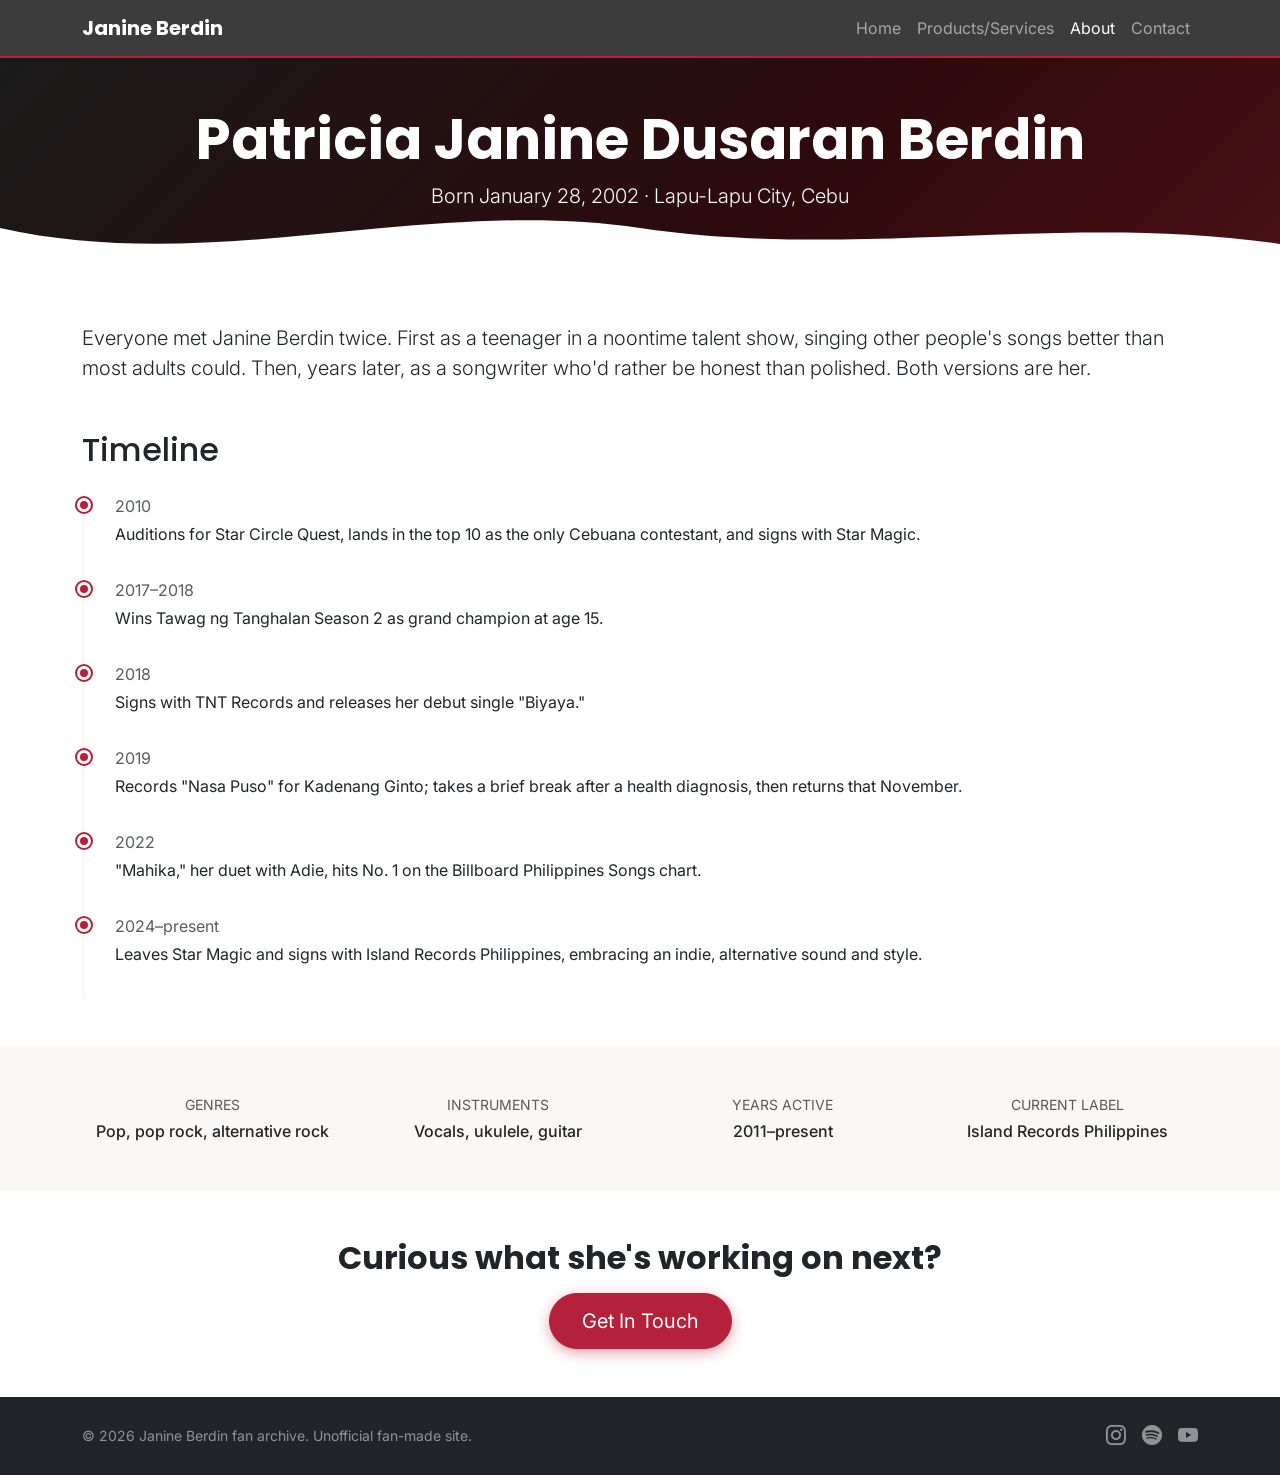
<file: about.html>
﻿<!DOCTYPE html>
<html lang="en">
<head>
    <meta charset="UTF-8">
    <meta name="viewport" content="width=device-width, initial-scale=1.0">
    <title>About - Janine Berdin</title>
    <link rel="preconnect" href="https://fonts.googleapis.com">
    <link href="https://fonts.googleapis.com/css2?family=Poppins:wght@600;700;800&family=Inter:wght@400;500&display=swap" rel="stylesheet">
    <link href="https://cdn.jsdelivr.net/npm/bootstrap@5.3.3/dist/css/bootstrap.min.css" rel="stylesheet">
    <link rel="stylesheet" href="https://cdn.jsdelivr.net/npm/bootstrap-icons@1.11.3/font/bootstrap-icons.css">
    <link href="css/style.css" rel="stylesheet">
</head>
<body>

    <nav class="navbar navbar-expand-lg navbar-dark navbar-blur sticky-top">
        <div class="container">
            <a class="navbar-brand fw-bold" href="index.html">Janine Berdin</a>
            <button class="navbar-toggler" type="button" data-bs-toggle="collapse" data-bs-target="#navMenu">
                <span class="navbar-toggler-icon"></span>
            </button>
            <div class="collapse navbar-collapse" id="navMenu">
                <ul class="navbar-nav ms-auto">
                    <li class="nav-item"><a class="nav-link" href="index.html">Home</a></li>
                    <li class="nav-item"><a class="nav-link" href="services.html">Products/Services</a></li>
                    <li class="nav-item"><a class="nav-link" href="about.html">About</a></li>
                    <li class="nav-item"><a class="nav-link" href="contact.html">Contact</a></li>
                </ul>
            </div>
        </div>
    </nav>

    <div class="hero-gradient text-white text-center py-5">
        <div class="container">
            <h1 class="display-4 fw-bold">Patricia Janine Dusaran Berdin</h1>
            <p class="lead">Born January 28, 2002 &middot; Lapu-Lapu City, Cebu</p>
        </div>
        <div class="wave-divider">
            <svg viewBox="0 0 1440 100" preserveAspectRatio="none" xmlns="http://www.w3.org/2000/svg">
                <path d="M0,40 C240,100 480,0 720,40 C960,80 1200,20 1440,60 L1440,100 L0,100 Z" fill="#ffffff"></path>
            </svg>
        </div>
    </div>

    <div class="container my-5">
        <p class="lead">
            Everyone met Janine Berdin twice. First as a teenager in a noontime talent show,
            singing other people's songs better than most adults could. Then, years later, as a
            songwriter who'd rather be honest than polished. Both versions are her.
        </p>

        <h2 class="mt-5 mb-4">Timeline</h2>

        <div class="timeline">

            <div class="timeline-item">
                <p class="text-muted mb-1">2010</p>
                <p class="mb-0">Auditions for Star Circle Quest, lands in the top 10 as the only Cebuana contestant, and signs with Star Magic.</p>
            </div>

            <div class="timeline-item">
                <p class="text-muted mb-1">2017–2018</p>
                <p class="mb-0">Wins Tawag ng Tanghalan Season 2 as grand champion at age 15.</p>
            </div>

            <div class="timeline-item">
                <p class="text-muted mb-1">2018</p>
                <p class="mb-0">Signs with TNT Records and releases her debut single "Biyaya."</p>
            </div>

            <div class="timeline-item">
                <p class="text-muted mb-1">2019</p>
                <p class="mb-0">Records "Nasa Puso" for Kadenang Ginto; takes a brief break after a health diagnosis, then returns that November.</p>
            </div>

            <div class="timeline-item">
                <p class="text-muted mb-1">2022</p>
                <p class="mb-0">"Mahika," her duet with Adie, hits No. 1 on the Billboard Philippines Songs chart.</p>
            </div>

            <div class="timeline-item">
                <p class="text-muted mb-1">2024–present</p>
                <p class="mb-0">Leaves Star Magic and signs with Island Records Philippines, embracing an indie, alternative sound and style.</p>
            </div>

        </div>
    </div>

    <div class="bg-light py-5">
        <div class="container">
            <div class="row text-center g-4">
                <div class="col-md-3">
                    <p class="text-muted small text-uppercase mb-1">Genres</p>
                    <p class="mb-0 fw-medium">Pop, pop rock, alternative rock</p>
                </div>
                <div class="col-md-3">
                    <p class="text-muted small text-uppercase mb-1">Instruments</p>
                    <p class="mb-0 fw-medium">Vocals, ukulele, guitar</p>
                </div>
                <div class="col-md-3">
                    <p class="text-muted small text-uppercase mb-1">Years active</p>
                    <p class="mb-0 fw-medium">2011–present</p>
                </div>
                <div class="col-md-3">
                    <p class="text-muted small text-uppercase mb-1">Current label</p>
                    <p class="mb-0 fw-medium">Island Records Philippines</p>
                </div>
            </div>
        </div>
    </div>

    <div class="container my-5 text-center">
        <h2 class="fw-bold mb-3">Curious what she's working on next?</h2>
        <a href="contact.html" class="btn btn-danger btn-lg btn-glow">Get In Touch</a>
    </div>

    <!-- ===== Footer ===== -->
    <footer class="bg-dark text-white-50 py-4">
        <div class="container d-flex flex-column flex-sm-row justify-content-between align-items-center gap-2">
            <p class="mb-0 small">&copy; 2026 Janine Berdin fan archive. Unofficial fan-made site.</p>
            <div class="d-flex gap-3 fs-5">
                <a href="https://www.instagram.com/janineberdin/" class="text-white-50" target="_blank" rel="noopener"><i class="bi bi-instagram"></i></a>
                <a href="https://open.spotify.com/artist/4qPhnQfRgdgcZEdXgENOnr" class="text-white-50" target="_blank" rel="noopener"><i class="bi bi-spotify"></i></a>
                <a href="https://www.youtube.com/channel/UCqGuQ9pT5428XwYYvf16uPQ" class="text-white-50" target="_blank" rel="noopener"><i class="bi bi-youtube"></i></a>
            </div>
        </div>
    </footer>

    <script src="https://code.jquery.com/jquery-3.7.1.min.js"></script>
    <script src="https://cdn.jsdelivr.net/npm/bootstrap@5.3.3/dist/js/bootstrap.bundle.min.js"></script>
    <script src="js/main.js"></script>
</body>
</html>
</file>
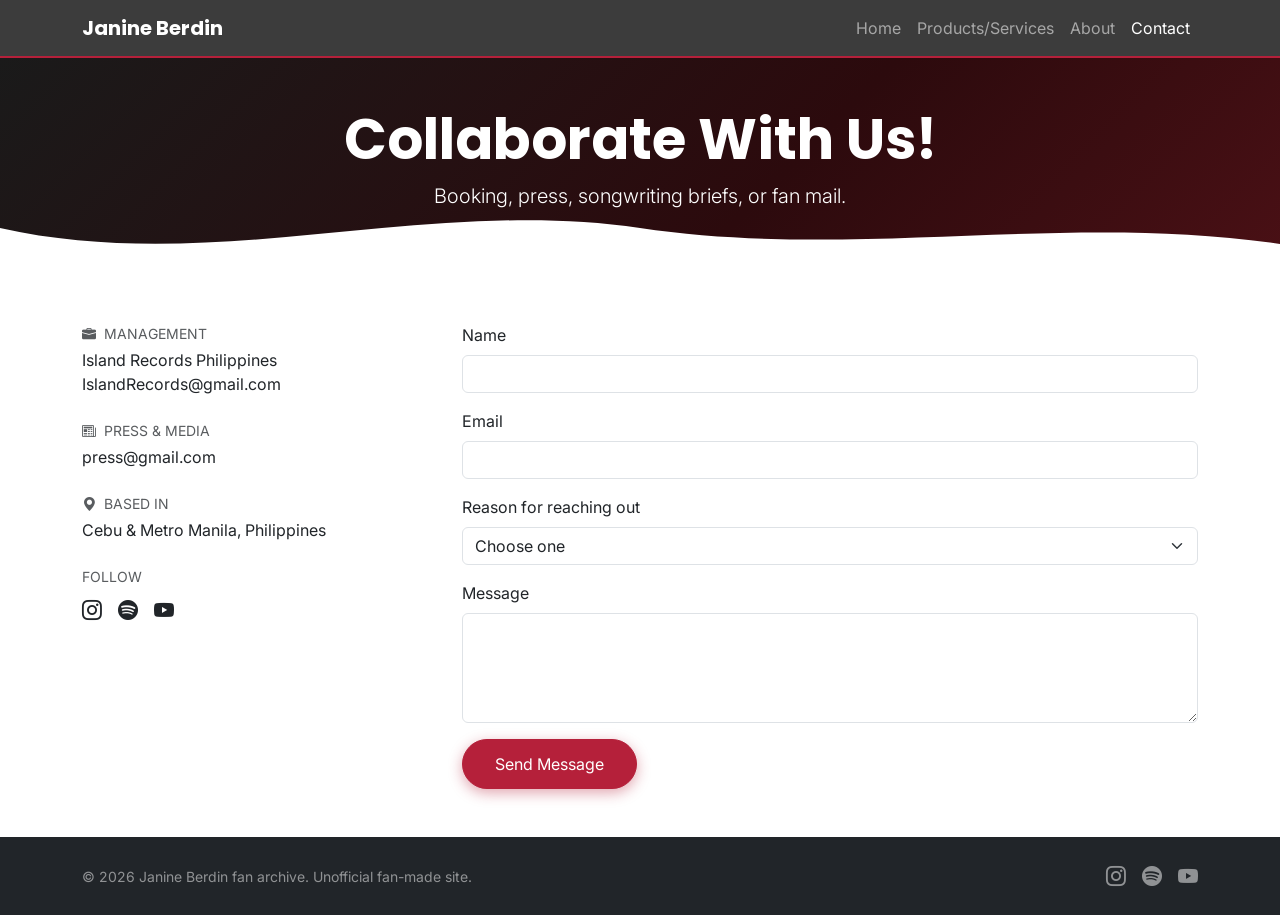
<file: contact.html>
﻿<!DOCTYPE html>
<html lang="en">
<head>
    <meta charset="UTF-8">
    <meta name="viewport" content="width=device-width, initial-scale=1.0">
    <title>Contact - Janine Berdin</title>
    <link rel="preconnect" href="https://fonts.googleapis.com">
    <link href="https://fonts.googleapis.com/css2?family=Poppins:wght@600;700;800&family=Inter:wght@400;500&display=swap" rel="stylesheet">
    <link href="https://cdn.jsdelivr.net/npm/bootstrap@5.3.3/dist/css/bootstrap.min.css" rel="stylesheet">
    <link rel="stylesheet" href="https://cdn.jsdelivr.net/npm/bootstrap-icons@1.11.3/font/bootstrap-icons.css">
    <link href="css/style.css" rel="stylesheet">
</head>
<body>

    <nav class="navbar navbar-expand-lg navbar-dark navbar-blur sticky-top">
        <div class="container">
            <a class="navbar-brand fw-bold" href="index.html">Janine Berdin</a>
            <button class="navbar-toggler" type="button" data-bs-toggle="collapse" data-bs-target="#navMenu">
                <span class="navbar-toggler-icon"></span>
            </button>
            <div class="collapse navbar-collapse" id="navMenu">
                <ul class="navbar-nav ms-auto">
                    <li class="nav-item"><a class="nav-link" href="index.html">Home</a></li>
                    <li class="nav-item"><a class="nav-link" href="services.html">Products/Services</a></li>
                    <li class="nav-item"><a class="nav-link" href="about.html">About</a></li>
                    <li class="nav-item"><a class="nav-link" href="contact.html">Contact</a></li>
                </ul>
            </div>
        </div>
    </nav>

    <div class="hero-gradient text-white text-center py-5">
        <div class="container">
            <h1 class="display-4 fw-bold">Collaborate With Us!</h1>
            <p class="lead">Booking, press, songwriting briefs, or fan mail.</p>
        </div>
        <div class="wave-divider">
            <svg viewBox="0 0 1440 100" preserveAspectRatio="none" xmlns="http://www.w3.org/2000/svg">
                <path d="M0,40 C240,100 480,0 720,40 C960,80 1200,20 1440,60 L1440,100 L0,100 Z" fill="#ffffff"></path>
            </svg>
        </div>
    </div>

    <div class="container my-5">
        <div class="row">

            <div class="col-md-4 mb-4">
                <p class="text-uppercase text-muted small mb-1"><i class="bi bi-briefcase-fill me-1"></i> Management</p>
                <p class="mt-1">Island Records Philippines<br>IslandRecords@gmail.com</p>

                <p class="text-uppercase text-muted small mb-1 mt-4"><i class="bi bi-newspaper me-1"></i> Press &amp; Media</p>
                <p class="mt-1">press@gmail.com</p>

                <p class="text-uppercase text-muted small mb-1 mt-4"><i class="bi bi-geo-alt-fill me-1"></i> Based in</p>
                <p class="mt-1">Cebu &amp; Metro Manila, Philippines</p>

                <p class="text-uppercase text-muted small mb-2 mt-4">Follow</p>
                <div class="d-flex gap-3 fs-5">
                    <a href="https://www.instagram.com/janineberdin/" class="text-dark" target="_blank" rel="noopener"><i class="bi bi-instagram"></i></a>
                    <a href="https://open.spotify.com/artist/4qPhnQfRgdgcZEdXgENOnr" class="text-dark" target="_blank" rel="noopener"><i class="bi bi-spotify"></i></a>
                    <a href="https://www.youtube.com/channel/UCqGuQ9pT5428XwYYvf16uPQ" class="text-dark" target="_blank" rel="noopener"><i class="bi bi-youtube"></i></a>
                </div>
            </div>

            <div class="col-md-8">

                <div id="formSuccess" class="alert alert-success d-none" role="alert">
                    Message sent! Someone from the team will reply soon.
                </div>

                <form id="contactForm" novalidate>

                    <div class="mb-3">
                        <label for="name" class="form-label">Name</label>
                        <input type="text" class="form-control" id="name">
                        <div class="invalid-feedback">Please enter your name.</div>
                    </div>

                    <div class="mb-3">
                        <label for="email" class="form-label">Email</label>
                        <input type="email" class="form-control" id="email">
                        <div class="invalid-feedback">Please enter a valid email.</div>
                    </div>

                    <div class="mb-3">
                        <label for="reason" class="form-label">Reason for reaching out</label>
                        <select class="form-select" id="reason">
                            <option value="" selected disabled>Choose one</option>
                            <option value="booking">Live booking</option>
                            <option value="songwriting">Songwriting / collaboration</option>
                            <option value="press">Press / media</option>
                            <option value="fan">Fan mail</option>
                        </select>
                        <div class="invalid-feedback">Please choose a reason.</div>
                    </div>

                    <div class="mb-3">
                        <label for="message" class="form-label">Message</label>
                        <textarea class="form-control" id="message" rows="4"></textarea>
                        <div class="invalid-feedback">Please enter a message (at least 10 characters).</div>
                    </div>

                    <button type="submit" class="btn btn-danger btn-glow">Send Message</button>

                </form>

            </div>
        </div>
    </div>

    <!-- ===== Footer ===== -->
    <footer class="bg-dark text-white-50 py-4">
        <div class="container d-flex flex-column flex-sm-row justify-content-between align-items-center gap-2">
            <p class="mb-0 small">&copy; 2026 Janine Berdin fan archive. Unofficial fan-made site.</p>
            <div class="d-flex gap-3 fs-5">
                <a href="https://www.instagram.com/janineberdin/" class="text-white-50" target="_blank" rel="noopener"><i class="bi bi-instagram"></i></a>
                <a href="https://open.spotify.com/artist/4qPhnQfRgdgcZEdXgENOnr" class="text-white-50" target="_blank" rel="noopener"><i class="bi bi-spotify"></i></a>
                <a href="https://www.youtube.com/channel/UCqGuQ9pT5428XwYYvf16uPQ" class="text-white-50" target="_blank" rel="noopener"><i class="bi bi-youtube"></i></a>
            </div>
        </div>
    </footer>

    <script src="https://code.jquery.com/jquery-3.7.1.min.js"></script>
    <script src="https://cdn.jsdelivr.net/npm/bootstrap@5.3.3/dist/js/bootstrap.bundle.min.js"></script>
    <script src="js/main.js"></script>
</body>
</html>
</file>
<file: css/style.css>
﻿/* ===== Color palette ===== */
:root {
    --color-primary: #b5203a;
    --color-primary-dark: #8a1729;
    --color-bg-alt: #faf7f5;
    --color-dark: #1a1a1a;
}

/* ===== Fonts ===== */
body {
    font-family: 'Inter', sans-serif;
    background-color: #fff;
}

h1, h2, h3, h4, h5,
.navbar-brand {
    font-family: 'Poppins', sans-serif;
}

/* ===== Override Bootstrap's red with our brand color ===== */
.btn-danger {
    background-color: var(--color-primary);
    border-color: var(--color-primary);
}

    .btn-danger:hover {
        background-color: var(--color-primary-dark);
        border-color: var(--color-primary-dark);
    }

.text-danger {
    color: var(--color-primary) !important;
}

.border-danger {
    border-color: var(--color-primary) !important;
}

.bg-light {
    background-color: var(--color-bg-alt) !important;
}

/* ===== Navbar with blur ===== */
.navbar-blur {
    background-color: rgba(26, 26, 26, 0.85) !important;
    backdrop-filter: blur(10px);
    -webkit-backdrop-filter: blur(10px);
    border-bottom: 2px solid var(--color-primary);
}

/* ===== Card hover effect ===== */
.card-hover {
    transition: transform 0.3s cubic-bezier(0.34, 1.56, 0.64, 1), box-shadow 0.3s ease, border-color 0.3s ease;
}

    .card-hover:hover {
        transform: translateY(-10px) scale(1.03);
        box-shadow: 0 16px 30px rgba(0, 0, 0, 0.2);
        border-color: var(--color-primary);
    }

        .card-hover:hover .card-title {
            color: var(--color-primary);
            transition: color 0.3s ease;
        }

/* ===== Modal images ===== */
.modal-content img {
    max-height: 320px;
    object-fit: cover;
    width: 100%;
}

/* ===== Album cover placeholders ===== */
.album-cover {
    height: 160px;
    display: flex;
    align-items: center;
    justify-content: center;
    color: white;
    font-weight: bold;
    font-size: 1.1rem;
    text-align: center;
    padding: 10px;
}

.cover-red {
    background-color: var(--color-primary);
}

.cover-dark {
    background-color: #212529;
}

.cover-grey {
    background-color: #6c757d;
}

/* ===== Hero sections ===== */
.hero-gradient {
    background: linear-gradient(135deg, #1a1a1a 0%, #2c0a0d 60%, #4a1015 100%);
    position: relative;
    overflow: hidden;
}

.btn-glow {
    border-radius: 50px;
    padding: 12px 32px;
    transition: transform 0.25s ease, box-shadow 0.25s ease;
    box-shadow: 0 4px 14px rgba(181, 32, 58, 0.4);
}

    .btn-glow:hover {
        transform: translateY(-3px);
        box-shadow: 0 8px 24px rgba(181, 32, 58, 0.6);
    }

/* ===== Wave divider ===== */
.wave-divider {
    position: absolute;
    bottom: -1px;
    left: 0;
    width: 100%;
    line-height: 0;
}

    .wave-divider svg {
        width: 100%;
        height: 80px;
        display: block;
    }

/* ===== Stat cards ===== */
.stat-card {
    background: var(--color-bg-alt);
    border-radius: 16px;
    transition: transform 0.3s cubic-bezier(0.34, 1.56, 0.64, 1), box-shadow 0.3s ease;
}

    .stat-card:hover {
        transform: translateY(-8px);
        box-shadow: 0 12px 24px rgba(0, 0, 0, 0.1);
    }

/* ===== Icon circles ===== */
.icon-circle {
    width: 64px;
    height: 64px;
    border-radius: 50%;
    background: rgba(181, 32, 58, 0.1);
    display: flex;
    align-items: center;
    justify-content: center;
    margin: 0 auto 16px;
    font-size: 1.6rem;
    color: var(--color-primary);
}

/* ===== Timeline (About page) ===== */
.timeline {
    position: relative;
    padding-left: 30px;
    border-left: 3px solid var(--color-bg-alt);
}

.timeline-item {
    position: relative;
    padding-bottom: 2rem;
}

    .timeline-item::before {
        content: '';
        position: absolute;
        left: -38px;
        top: 4px;
        width: 14px;
        height: 14px;
        border-radius: 50%;
        background: var(--color-primary);
        border: 3px solid #fff;
        box-shadow: 0 0 0 2px var(--color-primary);
    }
</file>
